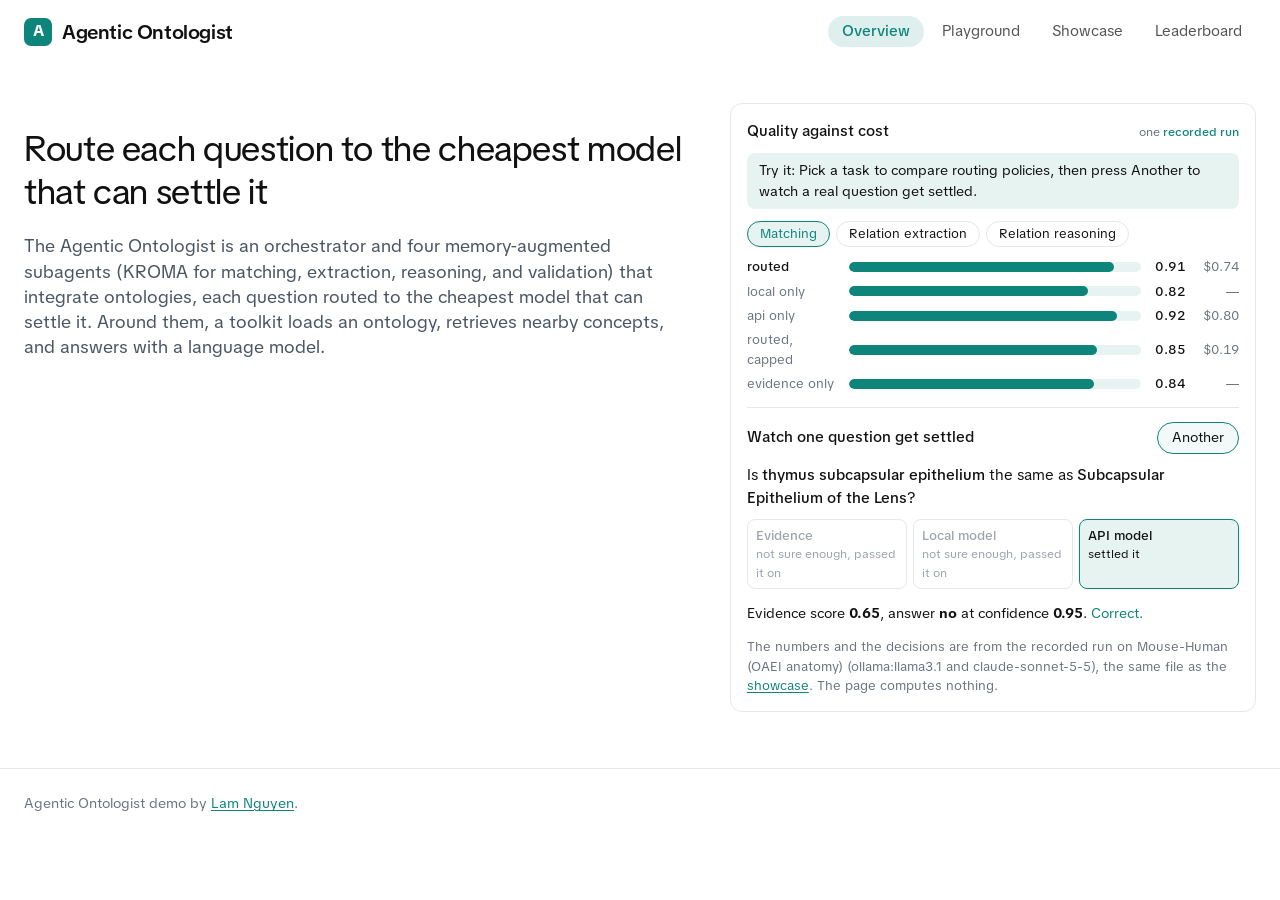
<file: index.html>
<!DOCTYPE html>
<html lang="en">
<head>
<meta charset="utf-8">
<meta name="viewport" content="width=device-width, initial-scale=1">
<title>Agentic Ontologist demo</title>
<link rel="preconnect" href="https://fonts.googleapis.com">
<link rel="preconnect" href="https://fonts.gstatic.com" crossorigin>
<link href="https://fonts.googleapis.com/css2?family=TikTok+Sans:wght@400;500;600;700&family=JetBrains+Mono:wght@400;500&display=swap" rel="stylesheet">
<link rel="icon" href="favicon.svg" type="image/svg+xml">
<link rel="stylesheet" href="style.css">
</head>
<body>
<a class="skip" href="#content">Skip to content</a>
<style>
.dsh { --dsh-acc: #0d857a; box-sizing: border-box; max-width: 1280px; margin: 0 auto; padding: 16px 24px; display: flex; align-items: center;
  justify-content: space-between; gap: 12px 24px; flex-wrap: wrap; font-family: "TikTok Sans", system-ui, -apple-system, sans-serif; line-height: 1.4; }
.dsh a { text-decoration: none; color: inherit; }
.dsh-logo { display: flex; align-items: center; gap: 10px; font-size: 20px; font-weight: 600; letter-spacing: -0.02em; }
.dsh-mark { width: 28px; height: 28px; border-radius: 7px; background: #0d857a; color: #fff; display: grid; place-items: center; font-size: 16px; font-weight: 700; }
.dsh-nav { display: flex; flex-wrap: wrap; gap: 4px; }
.dsh-nav a { padding: 5px 14px; border-radius: 999px; font-size: 15px; opacity: 0.72; }
.dsh-nav a:hover { opacity: 1; }
.dsh-nav a[aria-current] { opacity: 1; color: var(--dsh-acc); background: color-mix(in srgb, var(--dsh-acc) 13%, transparent); font-weight: 500; }
@media (max-width: 640px) { .dsh { padding: 12px 16px; } .dsh-nav a { padding: 4px 10px; font-size: 14px; } }
@media (prefers-color-scheme: dark) { .dsh { --dsh-acc: #2dd4bf; } }
</style>
<header class="dsh">
  <a class="dsh-logo" href="index.html"><span class="dsh-mark">A</span><span>Agentic Ontologist</span></a>
  <nav class="dsh-nav" aria-label="Demos"><a href="index.html" aria-current="page">Overview</a><a href="playground.html">Playground</a><a href="showcase/">Showcase</a><a href="leaderboard.html">Leaderboard</a></nav>
</header>
<main class="wrap" id="content" style="max-width:1280px">
<section class="hero">
  <div>
    <h1>Route each question to the cheapest model that can settle it</h1>
    <p class="lede">The Agentic Ontologist is an orchestrator and four memory-augmented subagents (KROMA for matching, extraction, reasoning, and validation) that integrate ontologies, each question routed to the cheapest model that can settle it. Around them, a toolkit loads an ontology, retrieves nearby concepts, and answers with a language model.</p>
  </div>
  <div class="demo-card" id="demo">
    <div class="head"><h3>Quality against cost</h3><span class="tag">one <b>recorded run</b></span></div>
    <p class="try">Try it: Pick a task to compare routing policies, then press Another to watch a real question get settled.</p>
    <div class="tabs" id="tabs" role="tablist"></div>
    <div class="bars" id="policies"></div>
    <hr class="rule">
    <div class="head"><h3>Watch one question get settled</h3><button type="button" class="btn" id="ask">Another</button></div>
    <div class="ask" id="question"></div>
    <p class="note">The numbers and the decisions are from the recorded run on <span id="track"></span> (ollama:llama3.1 and claude-sonnet-5-5), the same file as the <a href="showcase/">showcase</a>. The page computes nothing.</p>
  </div>
</section>
<script src="demo.js"></script>
</main>
<footer class="site">Agentic Ontologist demo by <a href="https://lamng3.com/">Lam Nguyen</a>.</footer>
</body>
</html>
</file>
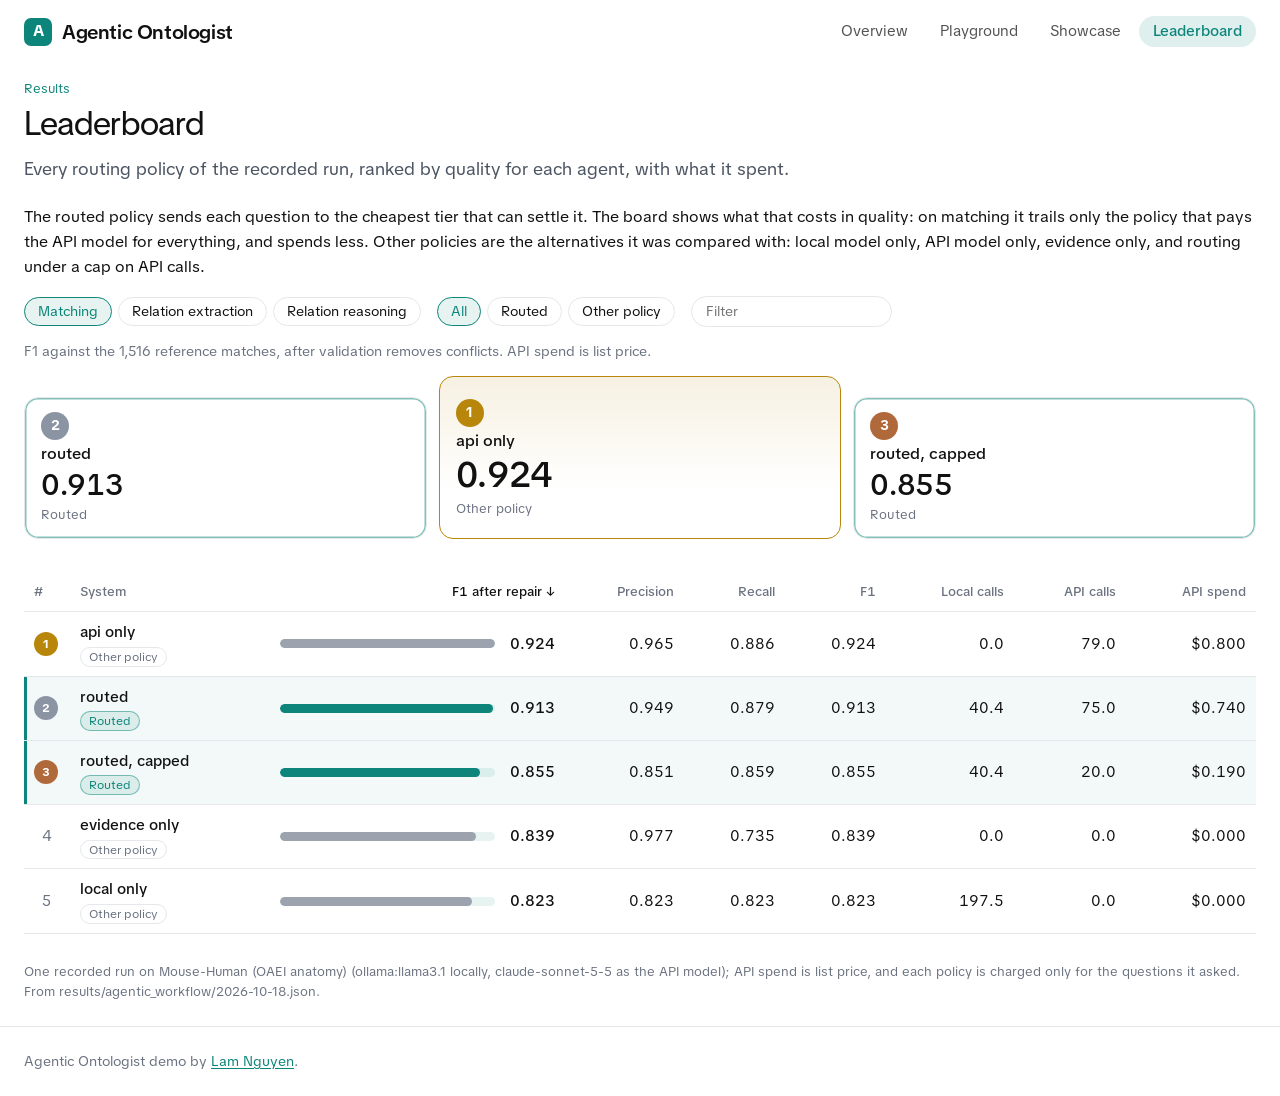
<file: leaderboard.html>
<!DOCTYPE html>
<html lang="en">
<head>
<meta charset="utf-8">
<meta name="viewport" content="width=device-width, initial-scale=1">
<title>Leaderboard — Agentic Ontologist demo</title>
<link rel="preconnect" href="https://fonts.googleapis.com">
<link rel="preconnect" href="https://fonts.gstatic.com" crossorigin>
<link href="https://fonts.googleapis.com/css2?family=TikTok+Sans:wght@400;500;600;700&family=JetBrains+Mono:wght@400;500&display=swap" rel="stylesheet">
<link rel="icon" href="favicon.svg" type="image/svg+xml">
<link rel="stylesheet" href="style.css">
</head>
<body>
<a class="skip" href="#content">Skip to content</a>
<style>
.dsh { --dsh-acc: #0d857a; box-sizing: border-box; max-width: 1280px; margin: 0 auto; padding: 16px 24px; display: flex; align-items: center;
  justify-content: space-between; gap: 12px 24px; flex-wrap: wrap; font-family: "TikTok Sans", system-ui, -apple-system, sans-serif; line-height: 1.4; }
.dsh a { text-decoration: none; color: inherit; }
.dsh-logo { display: flex; align-items: center; gap: 10px; font-size: 20px; font-weight: 600; letter-spacing: -0.02em; }
.dsh-mark { width: 28px; height: 28px; border-radius: 7px; background: #0d857a; color: #fff; display: grid; place-items: center; font-size: 16px; font-weight: 700; }
.dsh-nav { display: flex; flex-wrap: wrap; gap: 4px; }
.dsh-nav a { padding: 5px 14px; border-radius: 999px; font-size: 15px; opacity: 0.72; }
.dsh-nav a:hover { opacity: 1; }
.dsh-nav a[aria-current] { opacity: 1; color: var(--dsh-acc); background: color-mix(in srgb, var(--dsh-acc) 13%, transparent); font-weight: 500; }
@media (max-width: 640px) { .dsh { padding: 12px 16px; } .dsh-nav a { padding: 4px 10px; font-size: 14px; } }
@media (prefers-color-scheme: dark) { .dsh { --dsh-acc: #2dd4bf; } }
</style>
<header class="dsh">
  <a class="dsh-logo" href="index.html"><span class="dsh-mark">A</span><span>Agentic Ontologist</span></a>
  <nav class="dsh-nav" aria-label="Demos"><a href="index.html">Overview</a><a href="playground.html">Playground</a><a href="showcase/">Showcase</a><a href="leaderboard.html" aria-current="page">Leaderboard</a></nav>
</header>
<main class="wrap demo-page" id="content">
<p class="kicker">Results</p>
<h1>Leaderboard</h1>
<p class="lede">Every routing policy of the recorded run, ranked by quality for each agent, with what it spent.</p>
<p>The routed policy sends each question to the cheapest tier that can settle it. The board shows what that costs in quality: on matching it trails only the policy that pays the API model for everything, and spends less. Other policies are the alternatives it was compared with: local model only, API model only, evidence only, and routing under a cap on API calls.</p>
<div data-arena data-src="leaderboard-data.json"></div>
<script src="arena.js"></script>

</main>
<footer class="site">Agentic Ontologist demo by <a href="https://lamng3.com/">Lam Nguyen</a>.</footer>
</body>
</html>
</file>
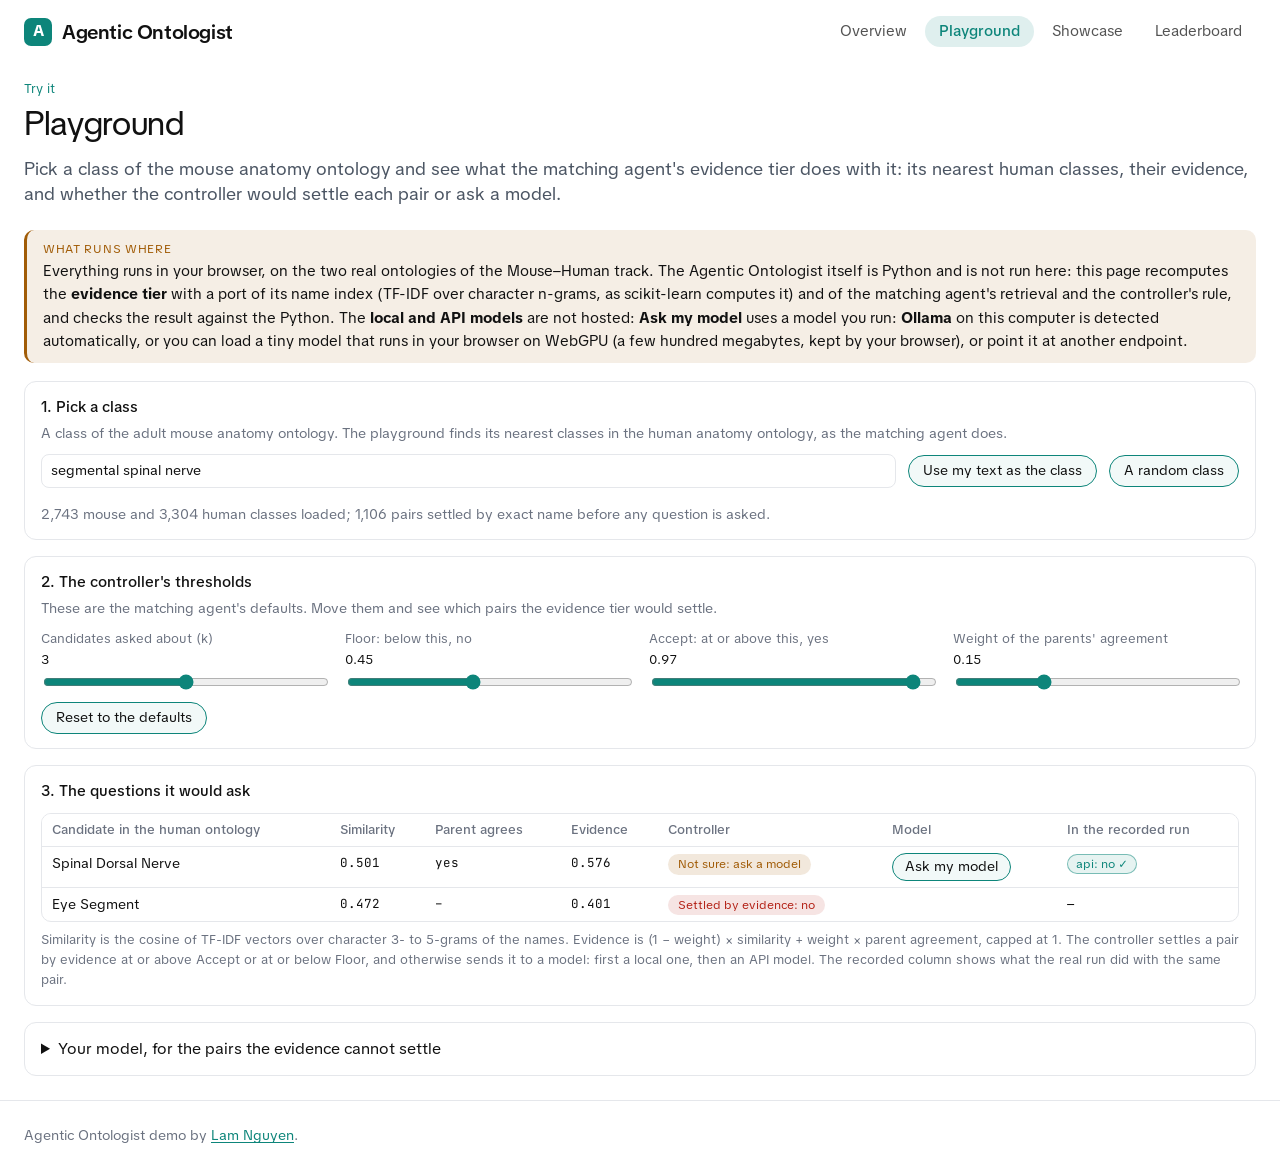
<file: playground.html>
<!DOCTYPE html>
<html lang="en">
<head>
<meta charset="utf-8">
<meta name="viewport" content="width=device-width, initial-scale=1">
<title>Playground — Agentic Ontologist demo</title>
<link rel="preconnect" href="https://fonts.googleapis.com">
<link rel="preconnect" href="https://fonts.gstatic.com" crossorigin>
<link href="https://fonts.googleapis.com/css2?family=TikTok+Sans:wght@400;500;600;700&family=JetBrains+Mono:wght@400;500&display=swap" rel="stylesheet">
<link rel="icon" href="favicon.svg" type="image/svg+xml">
<link rel="stylesheet" href="style.css">
</head>
<body>
<a class="skip" href="#content">Skip to content</a>
<style>
.dsh { --dsh-acc: #0d857a; box-sizing: border-box; max-width: 1280px; margin: 0 auto; padding: 16px 24px; display: flex; align-items: center;
  justify-content: space-between; gap: 12px 24px; flex-wrap: wrap; font-family: "TikTok Sans", system-ui, -apple-system, sans-serif; line-height: 1.4; }
.dsh a { text-decoration: none; color: inherit; }
.dsh-logo { display: flex; align-items: center; gap: 10px; font-size: 20px; font-weight: 600; letter-spacing: -0.02em; }
.dsh-mark { width: 28px; height: 28px; border-radius: 7px; background: #0d857a; color: #fff; display: grid; place-items: center; font-size: 16px; font-weight: 700; }
.dsh-nav { display: flex; flex-wrap: wrap; gap: 4px; }
.dsh-nav a { padding: 5px 14px; border-radius: 999px; font-size: 15px; opacity: 0.72; }
.dsh-nav a:hover { opacity: 1; }
.dsh-nav a[aria-current] { opacity: 1; color: var(--dsh-acc); background: color-mix(in srgb, var(--dsh-acc) 13%, transparent); font-weight: 500; }
@media (max-width: 640px) { .dsh { padding: 12px 16px; } .dsh-nav a { padding: 4px 10px; font-size: 14px; } }
@media (prefers-color-scheme: dark) { .dsh { --dsh-acc: #2dd4bf; } }
</style>
<header class="dsh">
  <a class="dsh-logo" href="index.html"><span class="dsh-mark">A</span><span>Agentic Ontologist</span></a>
  <nav class="dsh-nav" aria-label="Demos"><a href="index.html">Overview</a><a href="playground.html" aria-current="page">Playground</a><a href="showcase/">Showcase</a><a href="leaderboard.html">Leaderboard</a></nav>
</header>
<main class="wrap demo-page" id="content">
<p class="kicker">Try it</p>
<h1>Playground</h1>
<p class="lede">Pick a class of the mouse anatomy ontology and see what the matching agent's evidence tier does with it: its nearest human classes, their evidence, and whether the controller would settle each pair or ask a model.</p>
<div class="callout warning" role="note"><span class="label">What runs where</span><p>Everything runs in your browser, on the two real ontologies of the Mouse&ndash;Human track. The Agentic Ontologist itself is Python and is not run here: this page recomputes the <strong>evidence tier</strong> with a port of its name index (TF-IDF over character n-grams, as scikit-learn computes it) and of the matching agent's retrieval and the controller's rule, and checks the result against the Python. The <strong>local and API models</strong> are not hosted: <strong>Ask my model</strong> uses a model you run: <strong>Ollama</strong> on this computer is detected automatically, or you can load a tiny model that runs in your browser on WebGPU (a few hundred megabytes, kept by your browser), or point it at another endpoint.</p></div>
<div role="group" id="aplay" aria-label="Evidence tier playground">Loading the playground…</div>
<script src="pg.js"></script>
<script src="playground.js"></script>

</main>
<footer class="site">Agentic Ontologist demo by <a href="https://lamng3.com/">Lam Nguyen</a>.</footer>
</body>
</html>
</file>
<file: style.css>
:root {
  --primary: #0d857a;
  --primary-5: rgba(13, 133, 122, 0.05);
  --primary-10: rgba(13, 133, 122, 0.1);
  --primary-15: rgba(13, 133, 122, 0.15);
  --primary-50: rgba(13, 133, 122, 0.5);
  --bg: #ffffff;
  --fg: #111111;
  --muted: #4b5563;
  --subtle: #6b7280;
  --faint: #9ca3af;
  --border: #e5e7eb;
  --warn: #a15c07;
  --warn-bg: rgba(161, 92, 7, 0.1);
  --bad: #b42318;
  --bad-bg: rgba(180, 35, 24, 0.09);
  --font: "TikTok Sans", ui-sans-serif, system-ui, -apple-system, "Segoe UI", sans-serif;
  --mono: "JetBrains Mono", ui-monospace, SFMono-Regular, Menlo, monospace;
}

@media (prefers-color-scheme: dark) {
  :root:not([data-theme="light"]) {
    --primary: #2dd4bf;
    --primary-5: rgba(45, 212, 191, 0.06);
    --primary-10: rgba(45, 212, 191, 0.1);
    --primary-15: rgba(45, 212, 191, 0.16);
    --primary-50: rgba(45, 212, 191, 0.5);
    --bg: #111214;
    --fg: #ececec;
    --muted: #b4b8bf;
    --subtle: #9096a0;
    --faint: #6b7280;
    --border: #2a2d33;
    --warn: #f0b252;
    --warn-bg: rgba(240, 178, 82, 0.12);
    --bad: #ff8a80;
    --bad-bg: rgba(255, 138, 128, 0.12);
  }
}

* { box-sizing: border-box; }
html { -webkit-text-size-adjust: 100%; scroll-behavior: smooth; }
body { margin: 0; background: var(--bg); color: var(--fg); font-family: var(--font); font-size: 16px; line-height: 1.55; }
::selection { background: var(--primary-15); }
a { color: var(--primary); text-underline-offset: 0.15em; }
button { font: inherit; color: inherit; }
button:not(:disabled) { cursor: pointer; }
.wrap { max-width: 1280px; margin: 0 auto; padding: 0 24px; }
.skip { position: absolute; left: -999px; top: 0; }
.skip:focus { left: 8px; top: 8px; background: var(--bg); padding: 8px; z-index: 5; }

/* Header */
header.site { display: flex; align-items: center; justify-content: space-between; gap: 24px; padding: 16px 24px; max-width: 1280px; margin: 0 auto; }
.logo { display: flex; align-items: center; gap: 10px; text-decoration: none; color: var(--fg); font-size: 22px; font-weight: 600; letter-spacing: -0.02em; }
.logo-mark { width: 30px; height: 30px; border-radius: 8px; background: var(--primary); color: var(--bg); display: grid; place-items: center; font-size: 18px; font-weight: 700; }
.logo b { color: var(--primary); font-weight: 600; }
nav.site { display: flex; align-items: center; gap: 24px; }
nav.site a { text-decoration: none; color: var(--fg); }
nav.site a:hover { color: var(--primary); }
nav.site a.pill { background: var(--primary-15); padding: 4px 16px; border-radius: 999px; }
nav.site a.pill:hover { background: var(--primary-50); color: var(--fg); }

/* Hero */
.hero { padding: 40px 0 56px; display: grid; grid-template-columns: 5fr 4fr; gap: 48px; align-items: start; }
.hero h1 { font-size: 36px; line-height: 1.2; font-weight: 400; margin: 24px 0 20px; max-width: 42rem; letter-spacing: -0.01em; }
.hero .lede { font-size: 18px; line-height: 1.4; color: var(--muted); margin: 0 0 28px; max-width: 42rem; }
.install { background: var(--primary-5); border: 1px solid var(--primary); border-radius: 10px; padding: 10px 14px; font-family: var(--mono); font-size: 13.5px; white-space: pre; overflow-x: auto; margin: 0 0 16px; }
.install .prompt { color: var(--primary-50); user-select: none; }
.actions { display: flex; gap: 8px; flex-wrap: wrap; }
.btn { border: 1px solid var(--primary); background: var(--primary-5); color: var(--fg); border-radius: 999px; padding: 4px 14px; font-size: 14px; text-decoration: none; }
.btn:hover:not(:disabled) { background: var(--primary-15); }
.btn:disabled { opacity: 0.45; }
.btn.solid { background: var(--primary); color: var(--bg); }

/* Live demo card */
.demo-card { border: 1px solid var(--border); border-radius: 12px; padding: 16px; }
.demo-card .head { display: flex; justify-content: space-between; align-items: baseline; margin-bottom: 10px; gap: 8px; }
.demo-card h3 { margin: 0; font-size: 15px; font-weight: 500; }
.tag { font-size: 12px; color: var(--subtle); white-space: nowrap; }
.tag b { color: var(--primary); font-weight: 500; }
.mems { display: grid; gap: 6px; margin: 4px 0 12px; }
.mem { border: 1px solid var(--border); border-radius: 8px; padding: 6px 10px; font-size: 13.5px; background: transparent; text-align: left; width: 100%; display: grid; grid-template-columns: 1fr auto; gap: 2px 10px; }
.mem:hover:not(:disabled) { border-color: var(--primary-50); }
.mem[aria-pressed="true"] { border-color: var(--primary); background: var(--primary-5); }
.mem .key { font-family: var(--mono); font-size: 12px; color: var(--subtle); }
.mem .txt { grid-column: 1; }
.mem.hidden { display: none; }
.chip { font-size: 11.5px; padding: 1px 8px; border-radius: 999px; align-self: start; grid-row: 1 / span 2; grid-column: 2; }
.chip.live { background: var(--primary-10); color: var(--primary); }
.chip.stale { background: var(--warn-bg); color: var(--warn); }
.chip.retracted { background: var(--bad-bg); color: var(--bad); }
.slider { display: grid; grid-template-columns: auto 1fr auto; gap: 10px; align-items: center; font-size: 13px; color: var(--subtle); }
.slider input { width: 100%; accent-color: var(--primary); }
.logline { font-family: var(--mono); font-size: 12px; color: var(--subtle); min-height: 2.9em; margin: 10px 0 0; }
.logline b { color: var(--fg); font-weight: 500; }
.note { font-size: 12.5px; color: var(--subtle); margin: 12px 0 0; }

/* Sections */
section.block { padding: 40px 0; border-top: 1px solid var(--border); }
section.block h2 { font-size: 20px; font-weight: 400; margin: 0 0 8px; }
section.block .sub { margin: 0 0 20px; font-size: 14px; color: var(--subtle); }
.cards { display: grid; grid-template-columns: repeat(auto-fill, minmax(260px, 1fr)); gap: 12px; }
a.card, div.card { border: 1px solid var(--border); border-radius: 12px; padding: 14px 16px; text-decoration: none; color: var(--fg); display: block; }
a.card:hover { border-color: var(--primary-50); background: var(--primary-5); }
a.card strong, div.card strong { display: block; font-weight: 500; margin-bottom: 2px; }
a.card span, div.card span { font-size: 14px; color: var(--muted); }

/* Manual */
.layout { max-width: 1280px; margin: 0 auto; padding: 0 24px; display: grid; grid-template-columns: 240px minmax(0, 1fr); gap: 48px; }
.nav { position: sticky; top: 0; align-self: start; max-height: 100vh; overflow-y: auto; padding: 8px 0 32px; font-size: 14px; }
.nav a { display: block; padding: 3px 10px; border-radius: 6px; text-decoration: none; color: var(--muted); }
.nav a:hover { color: var(--fg); background: var(--primary-5); }
.nav a[aria-current="page"] { color: var(--primary); background: var(--primary-10); font-weight: 500; }
.nav-part { margin: 18px 10px 4px; font-size: 11.5px; letter-spacing: 0.06em; text-transform: uppercase; color: var(--faint); }
.brand-desk { display: none; }
.search { width: 100%; padding: 6px 12px; border: 1px solid var(--border); border-radius: 999px; background: transparent; color: var(--fg); font: inherit; font-size: 14px; }
.search:focus { outline: 0; border-color: var(--primary); }
#results { list-style: none; padding: 0 0 0 10px; margin: 8px 0; }
#results li { margin: 4px 0; }
main { padding: 8px 0 64px; min-width: 0; max-width: 780px; }
.kicker { margin: 16px 0 0; font-size: 13px; color: var(--primary); }
h1 { font-size: 34px; font-weight: 400; line-height: 1.2; letter-spacing: -0.01em; margin: 4px 0 12px; }
.lede { font-size: 18px; line-height: 1.4; color: var(--muted); margin: 0 0 24px; }
h2 { font-size: 22px; font-weight: 500; margin: 40px 0 8px; letter-spacing: -0.01em; }
h3 { font-size: 17px; font-weight: 500; margin: 28px 0 6px; }
p, li { overflow-wrap: anywhere; }
li { margin: 3px 0; }
.toc { border: 1px solid var(--border); border-radius: 10px; padding: 10px 16px; margin: 0 0 24px; font-size: 14px; }
.toc strong { font-weight: 500; }
.toc ol { margin: 4px 0 0; padding-left: 1.2rem; }
.toc a { text-decoration: none; }
.callout { border-radius: 10px; padding: 10px 16px; margin: 18px 0; font-size: 15px; background: var(--primary-5); border-left: 3px solid var(--primary); }
.callout p:first-of-type { margin-top: 0; }
.callout p:last-child { margin-bottom: 0; }
.callout .label { display: block; font-size: 11.5px; letter-spacing: 0.06em; text-transform: uppercase; color: var(--primary); margin-bottom: 2px; }
.callout.next, .callout.warning { background: var(--warn-bg); border-color: var(--warn); }
.callout.next .label, .callout.warning .label { color: var(--warn); }
pre { background: var(--primary-5); border: 1px solid var(--border); border-radius: 10px; padding: 12px 14px; overflow-x: auto; font-family: var(--mono); font-size: 13.5px; line-height: 1.5; }
code { font-family: var(--mono); font-size: 0.9em; }
p code, li code, td code { background: var(--primary-10); border-radius: 4px; padding: 1px 5px; }
table { border-collapse: collapse; width: 100%; margin: 16px 0; font-size: 14.5px; display: block; overflow-x: auto; }
th, td { text-align: left; padding: 7px 12px; border-bottom: 1px solid var(--border); vertical-align: top; }
th { font-weight: 500; color: var(--subtle); }
footer.site { max-width: 1280px; margin: 0 auto; padding: 24px; border-top: 1px solid var(--border); font-size: 13.5px; color: var(--subtle); }
.nav-toggle, .nav-button { display: none; }

@media (max-width: 900px) {
  .hero { grid-template-columns: 1fr; gap: 28px; }
  .hero h1 { font-size: 30px; margin-top: 8px; }
  .layout { grid-template-columns: 1fr; gap: 0; }
  .nav { position: static; max-height: none; display: none; border-bottom: 1px solid var(--border); margin-bottom: 12px; }
  .nav-toggle:checked ~ .layout .nav { display: block; }
  .nav-button { display: inline-block; border: 1px solid var(--border); border-radius: 999px; padding: 2px 14px; font-size: 14px; }
  .brand-desk { display: block; font-weight: 500; padding: 4px 10px; }
  nav.site a:not(.pill) { display: none; }
  .wrap, .layout { padding: 0 16px; }
  header.site { padding: 12px 16px; }
}
.eyebrow { font-size: 12px; letter-spacing: 0.08em; text-transform: uppercase; color: var(--subtle); margin: 24px 0 4px; }
.prose-home { max-width: 780px; }
.prose-home h2 { margin-top: 28px; }

/* Routing demo */
.tabs { display: flex; flex-wrap: wrap; gap: 6px; margin-bottom: 10px; }
.tab { border: 1px solid var(--border); background: transparent; border-radius: 999px; padding: 2px 12px; font-size: 13px; }
.tab[aria-selected="true"] { border-color: var(--primary); background: var(--primary-10); color: var(--primary); }
.bars { display: grid; gap: 5px; margin: 8px 0; }
.bar { display: grid; grid-template-columns: 7.5em 1fr 3em 3.6em; gap: 8px; align-items: center; font-size: 12.5px; color: var(--subtle); }
.bar i { display: block; height: 10px; border-radius: 5px; background: var(--primary-10); position: relative; overflow: hidden; }
.bar i::after { content: ""; position: absolute; inset: 0 auto 0 0; width: var(--w); background: var(--primary); border-radius: 5px; transition: width 0.2s; }
.bar b { font-weight: 500; color: var(--fg); text-align: right; font-variant-numeric: tabular-nums; }
.bar em { font-style: normal; text-align: right; font-variant-numeric: tabular-nums; }
.bar.pick span { color: var(--fg); font-weight: 500; }
.rule { border: 0; border-top: 1px solid var(--border); margin: 14px 0; }
.ask { font-size: 13.5px; min-height: 11em; }
.ask .pair { font-size: 15px; margin: 0 0 8px; }
.ask .pair b { font-weight: 500; }
.steps { display: grid; grid-template-columns: repeat(3, 1fr); gap: 6px; margin: 8px 0; }
.step { border: 1px solid var(--border); border-radius: 8px; padding: 6px 8px; font-size: 12px; color: var(--faint); }
.step.on { border-color: var(--primary); background: var(--primary-10); color: var(--fg); }
.step b { display: block; font-weight: 500; font-size: 12.5px; }
.verdict.ok { color: var(--primary); }
.verdict.no { color: #b42318; }
.prose-home { max-width: none; }
.prose-home pre { max-width: 780px; }

/* Phones: let grid children shrink so wide code scrolls inside its box instead of widening the page */
.hero > *, .layout > *, .demo-card, .cards > * { min-width: 0; }
.install, pre { max-width: 100%; }
.demo-card pre, .demo-card .bars { overflow-x: auto; }
@media (max-width: 900px) {
  body { overflow-x: hidden; }
  .bar { grid-template-columns: 5em 1fr 2.4em 3.2em; }
}
@media (max-width: 900px) {
  header.site { gap: 8px; }
  nav.site { gap: 8px; }
  .logo { font-size: 19px; gap: 8px; }
  nav.site a.pill { padding: 3px 10px; white-space: nowrap; font-size: 14px; }
}
body:not(:has(.layout)) .nav-button { display: none; }
/* Previous and next */
.pager { display: flex; justify-content: space-between; gap: 16px; margin: 40px 0 0; padding-top: 18px; border-top: 1px solid var(--border); }
.pager a { display: block; border: 1px solid var(--border); border-radius: 12px; padding: 10px 16px; text-decoration: none; color: var(--fg); min-width: 0; max-width: 48%; }
.pager a:hover { border-color: var(--primary-50); background: var(--primary-5); }
.pager a span { display: block; font-size: 12px; color: var(--subtle); }
.pager .next { margin-left: auto; text-align: right; }

.try { margin: 0 0 12px; padding: 7px 12px; border-radius: 8px; background: var(--primary-10); font-size: 13.5px; }

/* Arena: a ranked leaderboard in the manual's own theme (arena.js) */
.arena { margin: 8px 0 24px; }
main:has(.arena) { max-width: none; }
.arena .a-bar { display: flex; flex-wrap: wrap; gap: 10px 16px; align-items: center; margin: 0 0 14px; font-size: 14px; }
.arena .seg { display: inline-flex; gap: 6px; flex-wrap: wrap; }
.arena .seg button { border: 1px solid var(--border); background: transparent; border-radius: 999px; padding: 3px 13px; font-size: 13.5px; }
.arena .seg button[aria-pressed="true"] { border-color: var(--primary); background: var(--primary-10); color: var(--primary); }
.arena input[type="search"] { border: 1px solid var(--border); background: transparent; border-radius: 999px; padding: 4px 14px; font: inherit; font-size: 14px; min-width: 12em; color: var(--fg); }
.arena input[type="search"]:focus { outline: 0; border-color: var(--primary); }
.arena .a-sub { color: var(--subtle); font-size: 13.5px; margin: 0 0 14px; }
.podium { display: grid; grid-template-columns: repeat(3, minmax(0, 1fr)); gap: 12px; margin: 0 0 18px; align-items: end; }
.podium .slot { border: 1px solid var(--border); border-radius: 14px; padding: 14px 16px; display: grid; gap: 4px; position: relative; overflow: hidden; }
.podium .slot.r1 { order: 2; padding-top: 22px; padding-bottom: 20px; border-color: var(--gold); background: linear-gradient(180deg, color-mix(in srgb, var(--gold) 12%, transparent), transparent 70%); }
.podium .slot.r2 { order: 1; } .podium .slot.r3 { order: 3; }
.podium .slot.ours { box-shadow: inset 0 0 0 1.5px var(--primary-50); }
.medal { width: 28px; height: 28px; border-radius: 50%; display: grid; place-items: center; font-size: 14px; font-weight: 700; color: #fff; background: var(--m); }
.r1 .medal, td.rank .medal.r1 { --m: var(--gold); } .r2 .medal, td.rank .medal.r2 { --m: var(--silver); } .r3 .medal, td.rank .medal.r3 { --m: var(--bronze); }
.podium .name { font-weight: 500; font-size: 16px; overflow-wrap: anywhere; line-height: 1.25; }
.podium .score { font-size: 30px; font-weight: 500; letter-spacing: -0.01em; font-variant-numeric: tabular-nums; line-height: 1.1; }
.podium .meta { font-size: 12.5px; color: var(--subtle); min-height: 1.4em; }
.podium .slot.r1 .score { font-size: 36px; }
@media (max-width: 700px) { .podium { grid-template-columns: minmax(0, 1fr); } .podium .slot { order: unset !important; } }
.arena table { width: 100%; border-collapse: collapse; font-size: 14.5px; display: table; }
.arena th, .arena td { padding: 9px 10px; border-bottom: 1px solid var(--border); text-align: left; vertical-align: middle; }
.arena th { font-weight: 500; color: var(--subtle); white-space: nowrap; font-size: 13px; }
.arena th button { background: none; border: 0; padding: 0; font: inherit; color: inherit; cursor: pointer; }
.arena th button:hover, .arena th[aria-sort] button { color: var(--fg); }
.arena th[aria-sort="descending"] button::after { content: " ↓"; } .arena th[aria-sort="ascending"] button::after { content: " ↑"; }
.arena td.num, .arena th.num { text-align: right; font-variant-numeric: tabular-nums; }
.arena td.rank { width: 3.2em; }
.arena td.rank .medal { width: 24px; height: 24px; font-size: 12px; }
.arena td.rank .plain { color: var(--subtle); padding-left: 8px; }
.arena tr.ours td { background: var(--primary-5); }
.arena tr.ours td:first-child { box-shadow: inset 3px 0 0 var(--primary); }
.arena .nm { font-weight: 500; }
.arena .tags { display: flex; flex-wrap: wrap; gap: 4px 6px; margin-top: 3px; }
.arena .tag { display: inline-block; font-size: 11.5px; padding: 0 8px; border-radius: 999px; border: 1px solid var(--border); color: var(--subtle); white-space: nowrap; }
.arena .tag.ours { border-color: var(--primary-50); color: var(--primary); background: var(--primary-10); }
.arena .meter { display: grid; grid-template-columns: minmax(70px, 1fr) 3.4em; gap: 10px; align-items: center; min-width: 170px; }
.arena .meter i { display: block; height: 9px; border-radius: 5px; background: var(--primary-10); position: relative; overflow: hidden; }
.arena .meter i::after { content: ""; position: absolute; inset: 0 auto 0 0; width: var(--w); background: var(--primary); border-radius: 5px; }
.arena tr.other .meter i::after { background: var(--faint); }
.arena .meter b { font-weight: 500; text-align: right; font-variant-numeric: tabular-nums; }
.arena .none { color: var(--faint); }
.arena .a-foot { color: var(--subtle); font-size: 13px; margin: 12px 0 0; }
.arena .scroll { overflow-x: auto; }
@media (max-width: 720px) { .arena .opt { display: none; } .arena .meter { min-width: 120px; } }
:root { --gold: #b8860b; --silver: #8a94a3; --bronze: #b0693a; }
@media (prefers-color-scheme: dark) { :root:not([data-theme="light"]) { --gold: #d4a62a; --silver: #9aa4b2; --bronze: #c97b4a; } }

.btn.solid:hover:not(:disabled) { background: var(--primary); color: var(--bg); filter: brightness(1.12); }
.btn.solid:disabled { opacity: 0.5; }

/* Playground (pg.js) */
.pg { margin: 8px 0 24px; display: grid; gap: 16px; }
.pg-panel { border: 1px solid var(--border); border-radius: 12px; padding: 14px 16px; min-width: 0; }
.pg-panel > h3 { font-size: 15px; font-weight: 500; margin: 0 0 4px; }
.pg-panel > .pg-sub { font-size: 13.5px; color: var(--subtle); margin: 0 0 10px; }
.pg textarea { width: 100%; min-height: 9em; resize: vertical; border: 1px solid var(--border); border-radius: 10px; background: var(--primary-5); color: var(--fg); font: 13px/1.5 var(--mono); padding: 10px 12px; tab-size: 2; }
.pg textarea:focus, .pg select:focus, .pg input:focus { outline: 2px solid var(--primary); outline-offset: 1px; }
.pg select, .pg input[type="text"], .pg input[type="password"], .pg input[type="search"] { border: 1px solid var(--border); background: transparent; color: var(--fg); border-radius: 8px; padding: 5px 9px; font: inherit; font-size: 14px; max-width: 100%; }
.pg-row { display: flex; flex-wrap: wrap; gap: 8px 12px; align-items: center; margin: 10px 0 0; }
.pg-row .grow { flex: 1 1 14em; }
.pg-status { font-size: 13px; color: var(--subtle); }
.pg-line { font-size: 13.5px; color: var(--subtle); margin: 8px 0 0; }
.pg-line b { color: var(--fg); font-weight: 500; }
.pg-note { font-size: 13px; color: var(--subtle); margin: 8px 0 0; }
.pg-pre { font: 12.5px/1.5 var(--mono); background: var(--primary-5); border: 1px solid var(--border); border-radius: 10px; padding: 10px 12px; overflow: auto; margin: 8px 0 0; white-space: pre-wrap; }
.pg-scroll { overflow: auto; max-height: 26em; border: 1px solid var(--border); border-radius: 10px; margin-top: 10px; }
.pg-table { border-collapse: collapse; width: 100%; font-size: 13px; display: table; margin: 0; }
.pg-table th, .pg-table td { text-align: left; padding: 6px 10px; border-bottom: 1px solid var(--border); font-family: var(--mono); font-size: 12.5px; white-space: nowrap; }
.pg-table th { position: sticky; top: 0; background: var(--bg); color: var(--subtle); font-weight: 500; }
.pg-table tr:last-child td { border-bottom: 0; }
.pg-table td.pg-iri { color: var(--primary); } .pg-table td.pg-literal { color: var(--fg); } .pg-table td.pg-blank, .pg-table td.pg-unbound { color: var(--faint); }
.pg-error { border-left: 3px solid var(--bad, #b42318); background: color-mix(in srgb, var(--bad, #b42318) 10%, transparent); border-radius: 0 10px 10px 0; padding: 8px 12px; font: 13px/1.5 var(--mono); margin-top: 10px; white-space: pre-wrap; }
.pg-field { display: grid; gap: 3px; font-size: 12.5px; color: var(--subtle); }
.pg-field input { width: 100%; }
.pg-llm { display: grid; grid-template-columns: repeat(auto-fit, minmax(12em, 1fr)); gap: 10px; }
.pg-cols { display: grid; grid-template-columns: minmax(0, 1fr) minmax(0, 1fr); gap: 16px; }
@media (max-width: 900px) { .pg-cols { grid-template-columns: minmax(0, 1fr); } }
.pg-tag { display: inline-block; font-size: 11.5px; padding: 0 8px; border-radius: 999px; border: 1px solid var(--border); color: var(--subtle); }
.pg-tag.ok { border-color: var(--primary-50); color: var(--primary); background: var(--primary-10); }
.pg-tag.bad { border-color: var(--bad, #b42318); color: var(--bad, #b42318); }
.plan { list-style: none; margin: 8px 0 0; padding: 0; font: 12.5px/1.6 var(--mono); }
.plan li { display: flex; flex-wrap: wrap; gap: 4px 10px; align-items: baseline; padding-left: calc(var(--d) * 18px); }
.plan .op { color: var(--fg); } .plan .est { color: var(--subtle); }
.plan .rows { font-size: 11.5px; padding: 0 8px; border-radius: 999px; background: var(--primary-10); color: var(--primary); }
.plan .rows.off { background: color-mix(in srgb, var(--warn, #a15c07) 14%, transparent); color: var(--warn, #a15c07); }

.btn.solid:hover:not(:disabled) { background: var(--primary); color: var(--bg); filter: brightness(1.12); }
.btn.solid:disabled { opacity: 0.5; }

/* Evidence playground */
.rt { display: inline-block; font-size: 12px; padding: 1px 10px; border-radius: 999px; white-space: nowrap; }
.rt.yes { background: var(--primary-10); color: var(--primary); }
.rt.no { background: color-mix(in srgb, var(--bad, #b42318) 12%, transparent); color: var(--bad, #b42318); }
.rt.model { background: color-mix(in srgb, var(--warn, #a15c07) 14%, transparent); color: var(--warn, #a15c07); }
.sugg { display: flex; flex-wrap: wrap; gap: 6px; margin-top: 8px; }
.sugg button { border: 1px solid var(--border); background: transparent; border-radius: 999px; padding: 2px 11px; font-size: 13px; }
.sugg button:hover { border-color: var(--primary-50); background: var(--primary-5); }
.params { display: grid; grid-template-columns: repeat(auto-fit, minmax(13em, 1fr)); gap: 10px 18px; margin-top: 10px; }
.params label { display: grid; gap: 2px; font-size: 12.5px; color: var(--subtle); }
.params input[type="range"] { width: 100%; accent-color: var(--primary); }
.params output { color: var(--fg); font-variant-numeric: tabular-nums; }
.cand td { white-space: normal; font-family: var(--font); font-size: 13.5px; }
.cand td.num { font-family: var(--mono); font-size: 12.5px; }
main:has(.pg) { max-width: none; }
.cand .btn { white-space: nowrap; padding: 2px 12px; }
.cand th { font-family: var(--font); font-size: 13px; white-space: normal; }
.pg input[type="range"] { accent-color: var(--primary); }
.pg progress { accent-color: var(--primary); width: 10em; height: 8px; }

/* Demo site */
main.demo-page { max-width: 1100px; }
main.demo-page:has(.pg, .arena) { max-width: 1280px; }
.demo-section { margin-top: 40px; }
</file>
